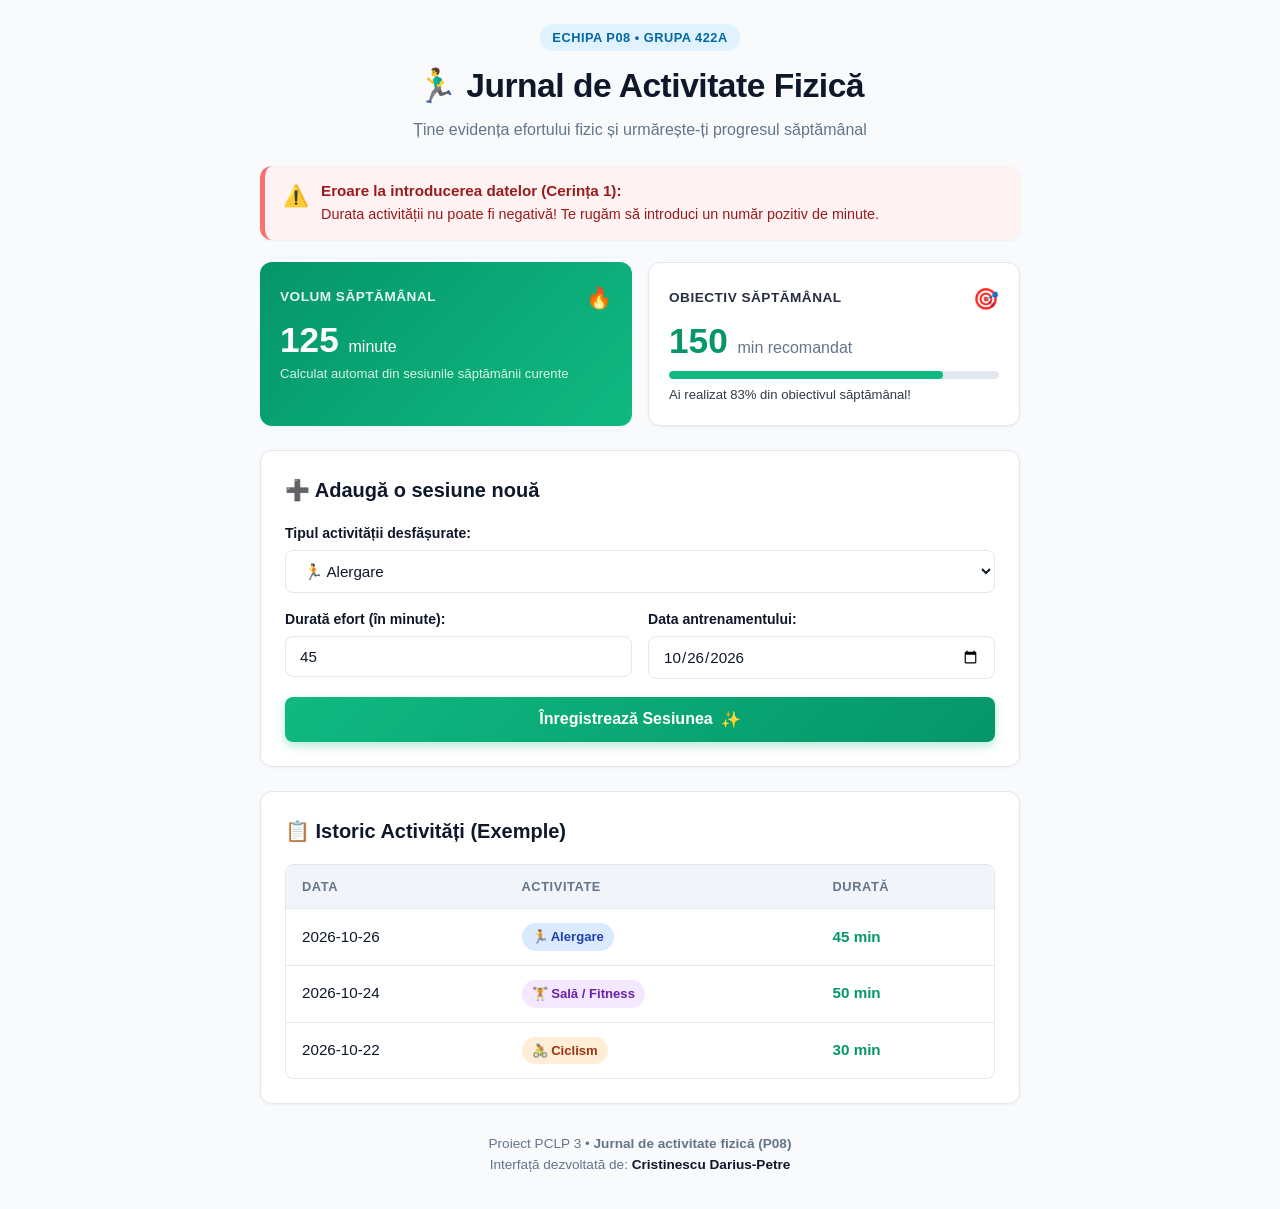
<file: index.html>
<!DOCTYPE html>
<html lang="ro">
<head>
    <meta charset="UTF-8">
    <meta name="viewport" content="width=device-width, initial-scale=1.0">
    <title>Previzualizare - Jurnal de Activitate Fizică</title>
    <!-- Legătura directă la CSS -->
    <link rel="stylesheet" href="static/style.css">
</head>
<body>
    <div class="container">
        
        <!-- Antet Principal -->
        <header class="header">
            <span class="badge-top">Echipa P08 • Grupa 422A</span>
            <h1>🏃‍♂️ Jurnal de Activitate Fizică</h1>
            <p class="subtitle">Ține evidența efortului fizic și urmărește-ți progresul săptămânal</p>
        </header>

        <!-- Exemplu de Mesaj de Eroare (Așa va arăta când cineva introduce durată negativă!) -->
        <div class="alert alert-error">
            <span class="alert-icon">⚠️</span>
            <div class="alert-content">
                <strong>Eroare la introducerea datelor (Cerința 1):</strong>
                <p>Durata activității nu poate fi negativă! Te rugăm să introduci un număr pozitiv de minute.</p>
            </div>
        </div>

        <!-- Panou Statistici (Sumar săptămânal) -->
        <section class="stats-grid">
            <!-- Card 1: Totalul Săptămânal (Cerința 2) -->
            <div class="stat-card primary">
                <div class="stat-header">
                    <span class="stat-title">Volum Săptămânal</span>
                    <span class="stat-icon">🔥</span>
                </div>
                <div class="stat-value">
                    125 <span class="stat-unit">minute</span>
                </div>
                <p class="stat-desc">Calculat automat din sesiunile săptămânii curente</p>
            </div>

            <!-- Card 2: Obiectiv de activitate -->
            <div class="stat-card">
                <div class="stat-header">
                    <span class="stat-title">Obiectiv Săptămânal</span>
                    <span class="stat-icon">🎯</span>
                </div>
                <div class="stat-value" style="color: var(--primary-dark);">
                    150 <span class="stat-unit" style="color: var(--text-muted);">min recomandat</span>
                </div>
                <div class="progress-bar-bg">
                    <div class="progress-bar-fill" style="width: 83%;"></div>
                </div>
                <p class="stat-desc">Ai realizat 83% din obiectivul săptămânal!</p>
            </div>
        </section>

        <!-- Formular de Introducere Date -->
        <section class="card">
            <h2 class="card-title">➕ Adaugă o sesiune nouă</h2>
            <form action="/adauga" method="POST">
                
                <div class="form-grid">
                    <!-- Câmpul 1: Tipul activității -->
                    <div class="form-group full-width">
                        <label for="tip_activitate">Tipul activității desfășurate:</label>
                        <select id="tip_activitate" name="tip_activitate" required>
                            <option value="" disabled>Alege din listă...</option>
                            <option value="Alergare" selected>🏃 Alergare</option>
                            <option value="Drumeție">🥾 Drumeție montană</option>
                            <option value="Sală">🏋️ Sală / Fitness</option>
                            <option value="Ciclism">🚴 Ciclism</option>
                            <option value="Înot">🏊 Înot</option>
                            <option value="Alta">⚡ Alt tip de mișcare</option>
                        </select>
                    </div>

                    <!-- Câmpul 2: Durata în minute -->
                    <div class="form-group">
                        <label for="durata">Durată efort (în minute):</label>
                        <input type="number" id="durata" name="durata" value="45" required>
                    </div>

                    <!-- Câmpul 3: Data desfășurării -->
                    <div class="form-group">
                        <label for="data">Data antrenamentului:</label>
                        <input type="date" id="data" name="data" value="2026-10-26" required>
                    </div>
                </div>

                <!-- Butonul de trimitere -->
                <button type="submit" class="btn-submit">
                    <span>Înregistrează Sesiunea</span>
                    <span>✨</span>
                </button>
            </form>
        </section>

        <!-- Tabel cu Date Exemple -->
        <section class="card">
            <h2 class="card-title">📋 Istoric Activități (Exemple)</h2>
            <div class="table-responsive">
                <table>
                    <thead>
                        <tr>
                            <th>Data</th>
                            <th>Activitate</th>
                            <th>Durată</th>
                        </tr>
                    </thead>
                    <tbody>
                        <tr>
                            <td>2026-10-26</td>
                            <td><span class="badge badge-run">🏃 Alergare</span></td>
                            <td><span class="duration-highlight">45 min</span></td>
                        </tr>
                        <tr>
                            <td>2026-10-24</td>
                            <td><span class="badge badge-gym">🏋️ Sală / Fitness</span></td>
                            <td><span class="duration-highlight">50 min</span></td>
                        </tr>
                        <tr>
                            <td>2026-10-22</td>
                            <td><span class="badge badge-bike">🚴 Ciclism</span></td>
                            <td><span class="duration-highlight">30 min</span></td>
                        </tr>
                    </tbody>
                </table>
            </div>
        </section>

        <!-- Subsol -->
        <footer class="footer">
            <p>Proiect PCLP 3 • <strong>Jurnal de activitate fizică (P08)</strong></p>
            <p>Interfață dezvoltată de: <span>Cristinescu Darius-Petre</span></p>
        </footer>

    </div>
</body>
</html>
</file>
<file: static/style.css>
/* ==========================================================
   FIȘIER CSS - INTERFAȚĂ JURNAL DE ACTIVITATE FIZICĂ (P08)
   Autor: Cristinescu Darius-Petre (Responsabil Frontend)
   ========================================================== */

/* 1. PALETĂ DE CULORI ȘI VARIABILE (Ușor de explicat la laborator) */
:root {
    --bg: #f8fafc;                /* Fundal pagină: gri-deschis modern */
    --card-bg: #ffffff;           /* Alb curat pentru carduri */
    --primary: #10b981;           /* Verde smarald sportiv */
    --primary-dark: #059669;      /* Verde mai închis pentru hover */
    --accent: #3b82f6;            /* Albastru atletic */
    --text-dark: #0f172a;         /* Text principal foarte lizibil */
    --text-muted: #64748b;        /* Text secundar pentru descrieri */
    --border: #e2e8f0;            /* Linie discretă de separare */
    
    /* Culori pentru Mesaje / Erori (Cerința 1) */
    --error-bg: #fef2f2;
    --error-border: #f87171;
    --error-text: #991b1b;
    
    --success-bg: #f0fdf4;
    --success-border: #86efac;
    --success-text: #166534;

    /* Umbre fine pentru efect de profunzime (Material/Modern) */
    --shadow-sm: 0 1px 3px rgba(0, 0, 0, 0.05);
    --shadow-md: 0 4px 12px rgba(0, 0, 0, 0.07);
    --shadow-hover: 0 8px 20px rgba(0, 0, 0, 0.1);
    --radius: 12px;
}

/* 2. RESETARE GENERALĂ */
* {
    margin: 0;
    padding: 0;
    box-sizing: border-box;
    font-family: -apple-system, BlinkMacSystemFont, "Segoe UI", Roboto, "Helvetica Neue", Arial, sans-serif;
}

body {
    background-color: var(--bg);
    color: var(--text-dark);
    line-height: 1.5;
    padding: 24px 16px;
}

.container {
    max-width: 760px;
    margin: 0 auto;
}

/* 3. ANTET / HEADER */
.header {
    text-align: center;
    margin-bottom: 24px;
}

.badge-top {
    display: inline-block;
    background-color: #e0f2fe;
    color: #0369a1;
    font-size: 0.8rem;
    font-weight: 700;
    padding: 4px 12px;
    border-radius: 20px;
    letter-spacing: 0.5px;
    margin-bottom: 10px;
    text-transform: uppercase;
}

.header h1 {
    font-size: 2.1rem;
    font-weight: 800;
    color: var(--text-dark);
    margin-bottom: 6px;
    letter-spacing: -0.5px;
}

.header .subtitle {
    color: var(--text-muted);
    font-size: 1rem;
}

/* 4. MESAJE DE ALERTĂ ȘI ERORI (Cerința 1 - Proba de acceptare) */
.alert {
    display: flex;
    align-items: flex-start;
    gap: 12px;
    padding: 14px 18px;
    border-radius: var(--radius);
    margin-bottom: 22px;
    border-left: 5px solid;
    box-shadow: var(--shadow-sm);
    animation: fadeIn 0.3s ease-in-out;
}

.alert-icon {
    font-size: 1.3rem;
}

.alert-content strong {
    display: block;
    font-size: 0.95rem;
    margin-bottom: 2px;
}

.alert-content p {
    font-size: 0.9rem;
    margin: 0;
}

.alert-error {
    background-color: var(--error-bg);
    border-color: var(--error-border);
    color: var(--error-text);
}

.alert-success {
    background-color: var(--success-bg);
    border-color: var(--success-border);
    color: var(--success-text);
}

/* 5. SECȚIUNE STATISTICI / SUMAR (2 Carduri alăturate) */
.stats-grid {
    display: grid;
    grid-template-columns: 1fr 1fr;
    gap: 16px;
    margin-bottom: 24px;
}

.stat-card {
    background: var(--card-bg);
    border-radius: var(--radius);
    padding: 20px;
    border: 1px solid var(--border);
    box-shadow: var(--shadow-sm);
    position: relative;
    overflow: hidden;
}

/* Cardul principal cu gradient verde */
.stat-card.primary {
    background: linear-gradient(135deg, #059669 0%, #10b981 100%);
    color: white;
    border: none;
}

.stat-header {
    display: flex;
    justify-content: space-between;
    align-items: center;
    margin-bottom: 8px;
}

.stat-title {
    font-size: 0.85rem;
    font-weight: 600;
    text-transform: uppercase;
    letter-spacing: 0.5px;
    opacity: 0.9;
}

.stat-icon {
    font-size: 1.3rem;
}

.stat-value {
    font-size: 2.2rem;
    font-weight: 800;
    line-height: 1.1;
    margin-bottom: 4px;
}

.stat-unit {
    font-size: 1rem;
    font-weight: 500;
}

.stat-desc {
    font-size: 0.82rem;
    opacity: 0.85;
}

/* Progres recomandat în cardul secundar */
.progress-bar-bg {
    width: 100%;
    height: 8px;
    background-color: #e2e8f0;
    border-radius: 10px;
    margin: 10px 0 6px 0;
    overflow: hidden;
}

.progress-bar-fill {
    height: 100%;
    background-color: var(--primary);
    border-radius: 10px;
}

/* 6. CARDURI GENERALE */
.card {
    background: var(--card-bg);
    border-radius: var(--radius);
    padding: 24px;
    margin-bottom: 24px;
    border: 1px solid var(--border);
    box-shadow: var(--shadow-sm);
    transition: box-shadow 0.2s ease;
}

.card:hover {
    box-shadow: var(--shadow-md);
}

.card-title {
    display: flex;
    align-items: center;
    gap: 8px;
    font-size: 1.25rem;
    font-weight: 700;
    margin-bottom: 18px;
    color: var(--text-dark);
}

/* 7. FORMULAR DE ADĂUGARE */
.form-grid {
    display: grid;
    grid-template-columns: 1fr 1fr;
    gap: 16px;
    margin-bottom: 18px;
}

.form-group {
    display: flex;
    flex-direction: column;
    gap: 6px;
}

.form-group.full-width {
    grid-column: 1 / -1;
}

.form-group label {
    font-size: 0.88rem;
    font-weight: 600;
    color: var(--text-dark);
}

.form-group input,
.form-group select {
    padding: 11px 14px;
    border: 1.5px solid var(--border);
    border-radius: 8px;
    font-size: 0.95rem;
    color: var(--text-dark);
    background-color: #ffffff;
    transition: border-color 0.2s, box-shadow 0.2s;
}

.form-group input:focus,
.form-group select:focus {
    outline: none;
    border-color: var(--primary);
    box-shadow: 0 0 0 3px rgba(16, 185, 129, 0.18);
}

/* Butonul modern de submit */
.btn-submit {
    width: 100%;
    background: linear-gradient(135deg, #10b981 0%, #059669 100%);
    color: white;
    font-size: 1rem;
    font-weight: 700;
    padding: 13px 20px;
    border: none;
    border-radius: 8px;
    cursor: pointer;
    box-shadow: 0 4px 10px rgba(16, 185, 129, 0.3);
    transition: transform 0.15s, box-shadow 0.15s, opacity 0.15s;
    display: flex;
    justify-content: center;
    align-items: center;
    gap: 8px;
}

.btn-submit:hover {
    transform: translateY(-2px);
    box-shadow: 0 6px 14px rgba(16, 185, 129, 0.4);
}

.btn-submit:active {
    transform: translateY(0);
}

/* 8. TABELUL CU SESIUNI */
.table-responsive {
    overflow-x: auto;
    border-radius: 8px;
    border: 1px solid var(--border);
}

table {
    width: 100%;
    border-collapse: collapse;
    text-align: left;
}

thead th {
    background-color: #f1f5f9;
    color: var(--text-muted);
    font-size: 0.8rem;
    font-weight: 700;
    text-transform: uppercase;
    letter-spacing: 0.6px;
    padding: 12px 16px;
    border-bottom: 1px solid var(--border);
}

tbody td {
    padding: 14px 16px;
    border-bottom: 1px solid var(--border);
    font-size: 0.95rem;
}

tbody tr:last-child td {
    border-bottom: none;
}

tbody tr:hover {
    background-color: #f8fafc;
}

/* Pastile / Badge-uri colorate pentru activități */
.badge {
    display: inline-block;
    padding: 4px 10px;
    border-radius: 20px;
    font-size: 0.82rem;
    font-weight: 600;
}

.badge-run { background-color: #dbeafe; color: #1e40af; }
.badge-hike { background-color: #dcfce7; color: #166534; }
.badge-gym { background-color: #f3e8ff; color: #6b21a8; }
.badge-bike { background-color: #ffedd5; color: #9a3412; }
.badge-swim { background-color: #cffafe; color: #155e75; }
.badge-other { background-color: #f1f5f9; color: #475569; }

.duration-highlight {
    font-weight: 700;
    color: var(--primary-dark);
}

.empty-state {
    text-align: center;
    color: var(--text-muted);
    padding: 32px 16px !important;
}

.empty-state-icon {
    font-size: 2rem;
    display: block;
    margin-bottom: 6px;
}

/* 9. SUBSOL (FOOTER) */
.footer {
    text-align: center;
    margin-top: 30px;
    padding-bottom: 10px;
    color: var(--text-muted);
    font-size: 0.85rem;
}

.footer span {
    font-weight: 600;
    color: var(--text-dark);
}

/* 10. RESPONSIVE DESIGN (PENTRU TELEFON MOBIL) */
@media (max-width: 600px) {
    .stats-grid {
        grid-template-columns: 1fr;
    }
    .form-grid {
        grid-template-columns: 1fr;
    }
    .header h1 {
        font-size: 1.7rem;
    }
    .card {
        padding: 18px;
    }
}

@keyframes fadeIn {
    from { opacity: 0; transform: translateY(-6px); }
    to { opacity: 1; transform: translateY(0); }
}

/* 10. RESPONSIVE DESIGN (PENTRU TELEFON MOBIL) */
@media (max-width: 600px) {
    .stats-grid {
        grid-template-columns: 1fr;
    }
    .form-grid {
        grid-template-columns: 1fr;
    }
    .header h1 {
        font-size: 1.7rem;
    }
    .card {
        padding: 18px;
    }
}

@keyframes fadeIn {
    from { opacity: 0; transform: translateY(-6px); }
    to { opacity: 1; transform: translateY(0); }
}
</file>
